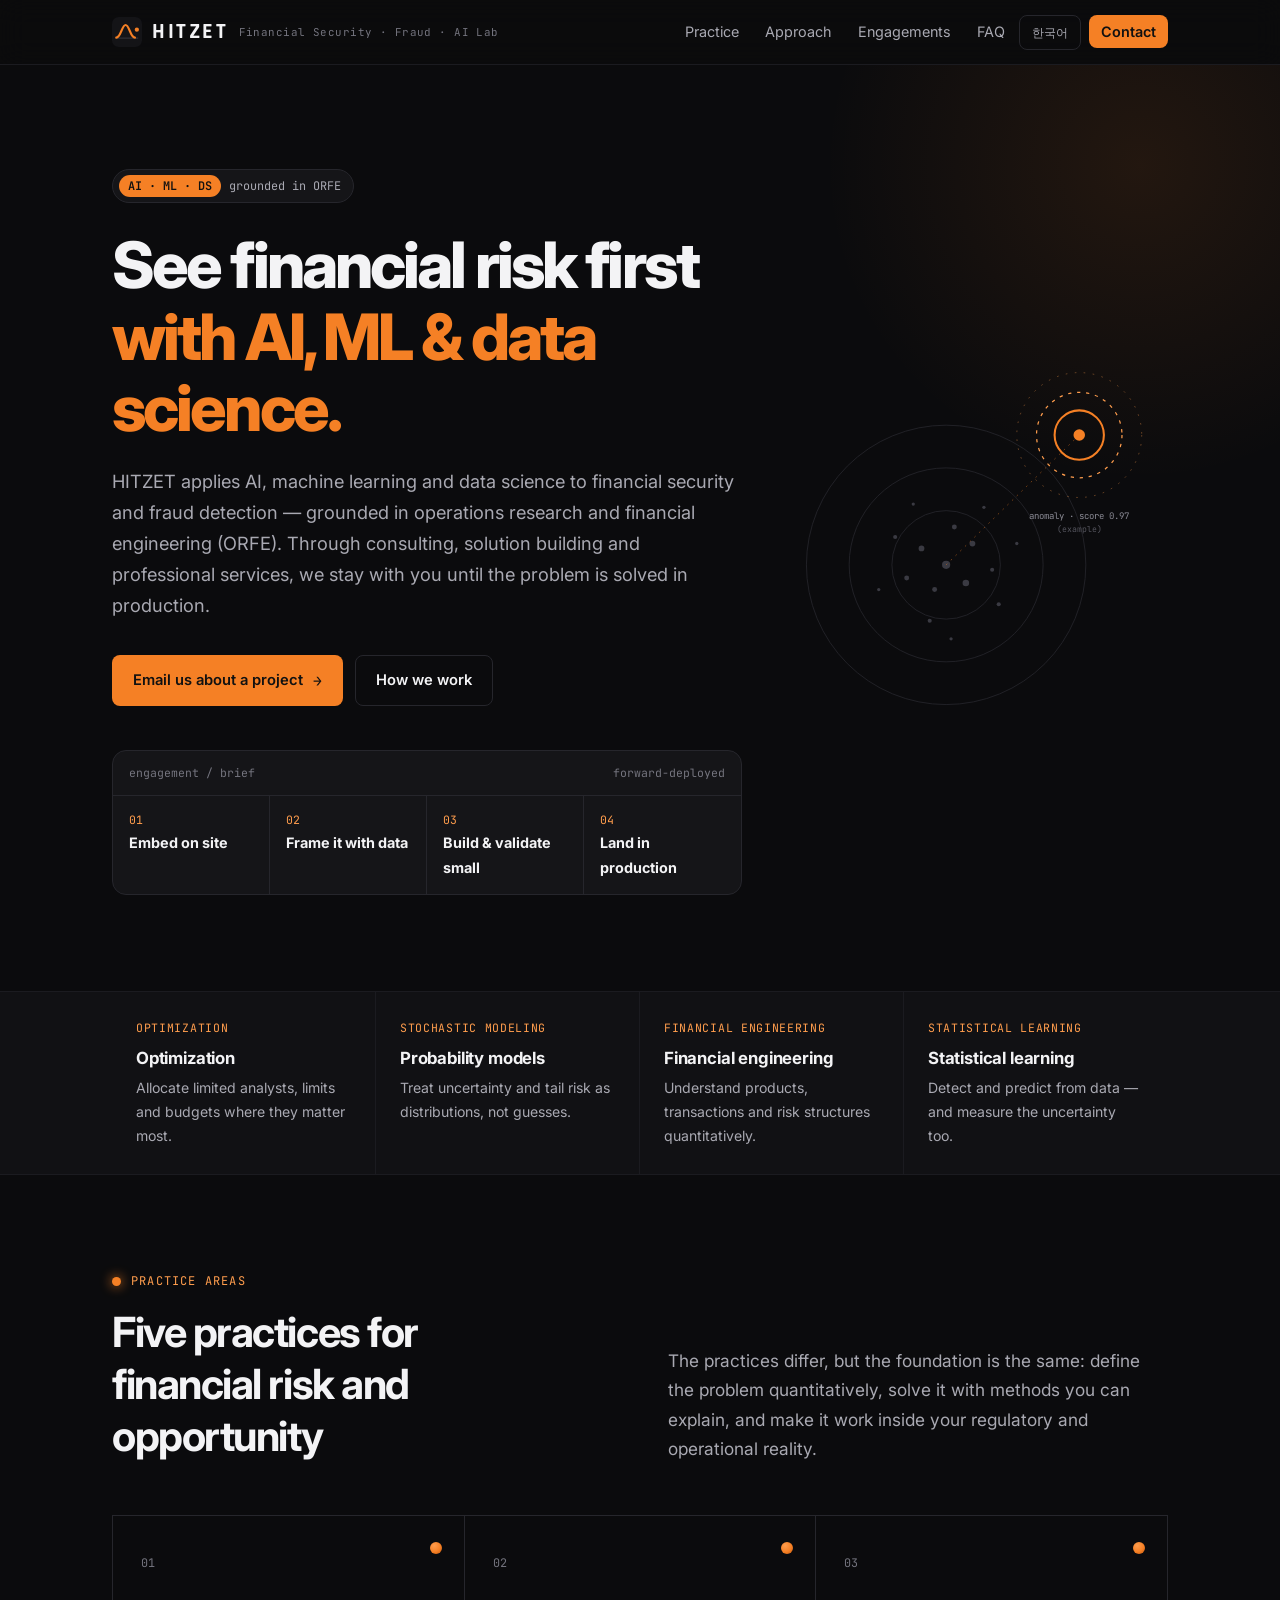
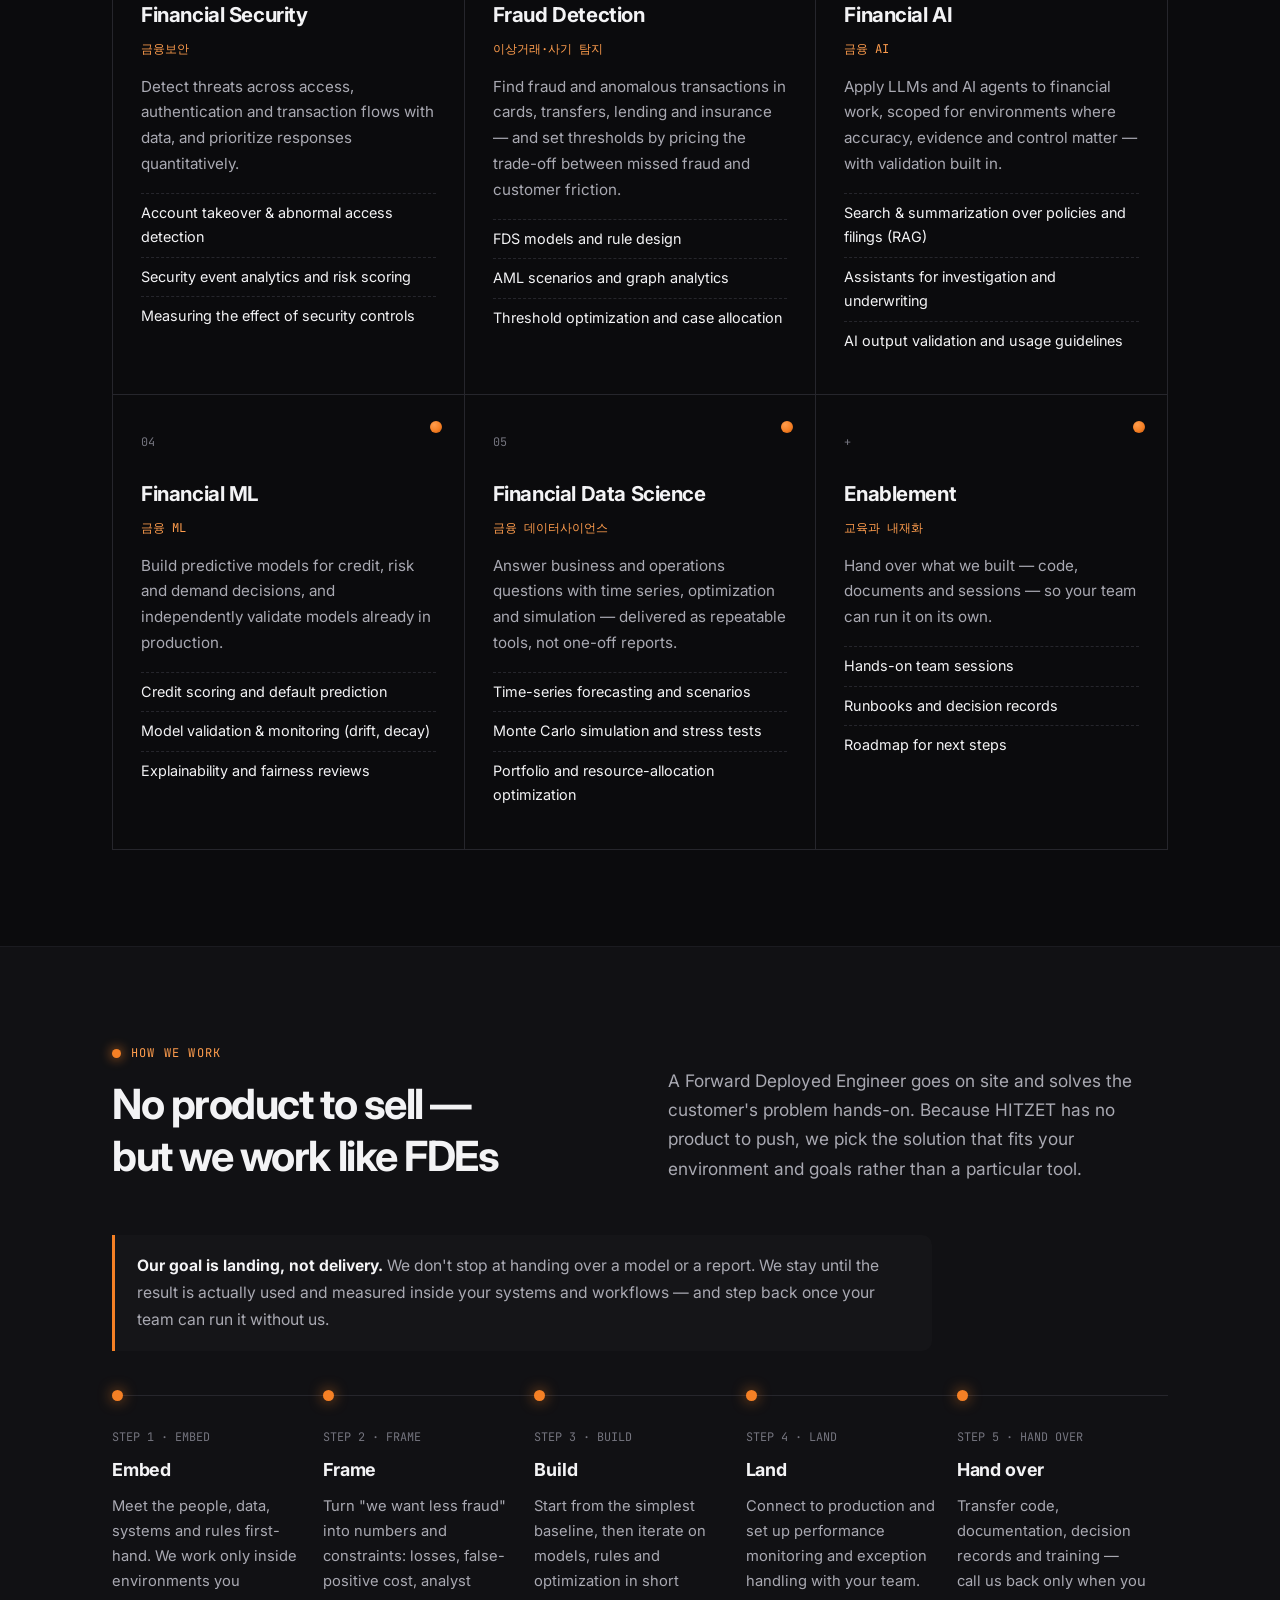
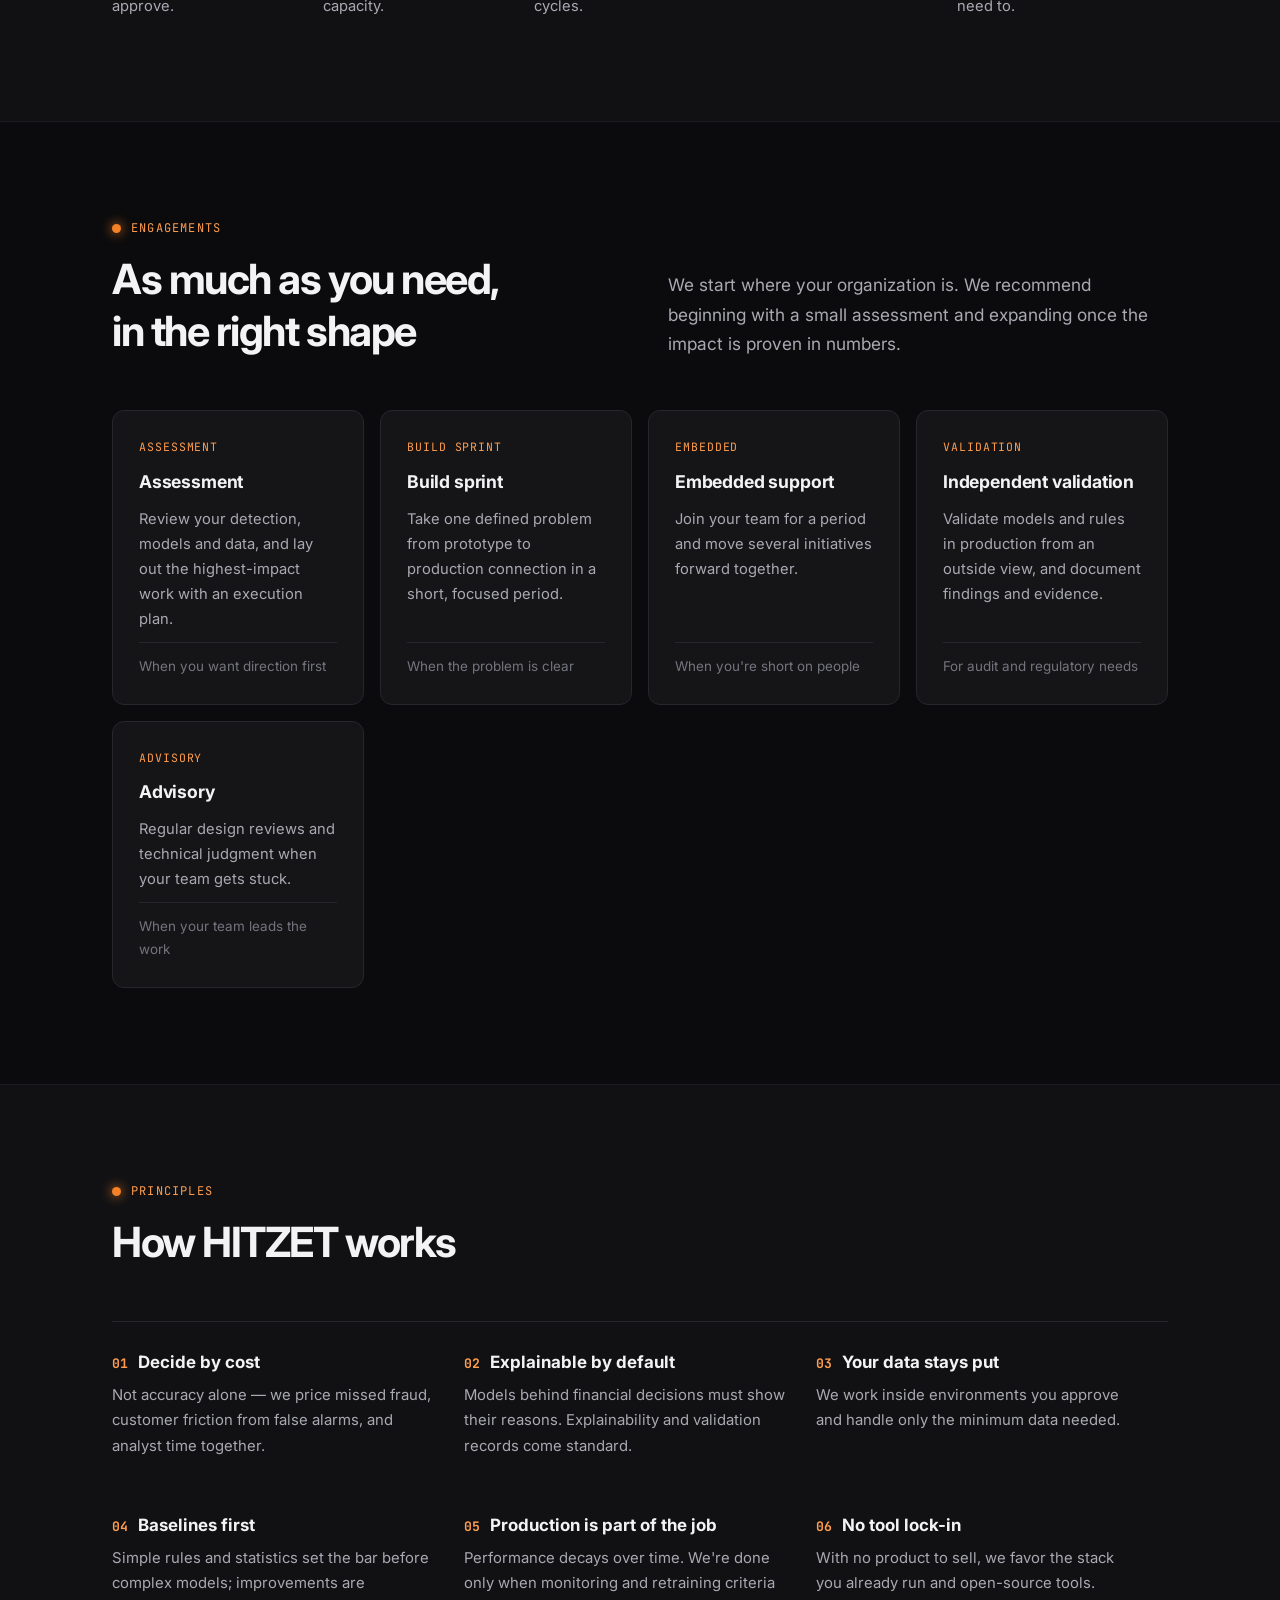
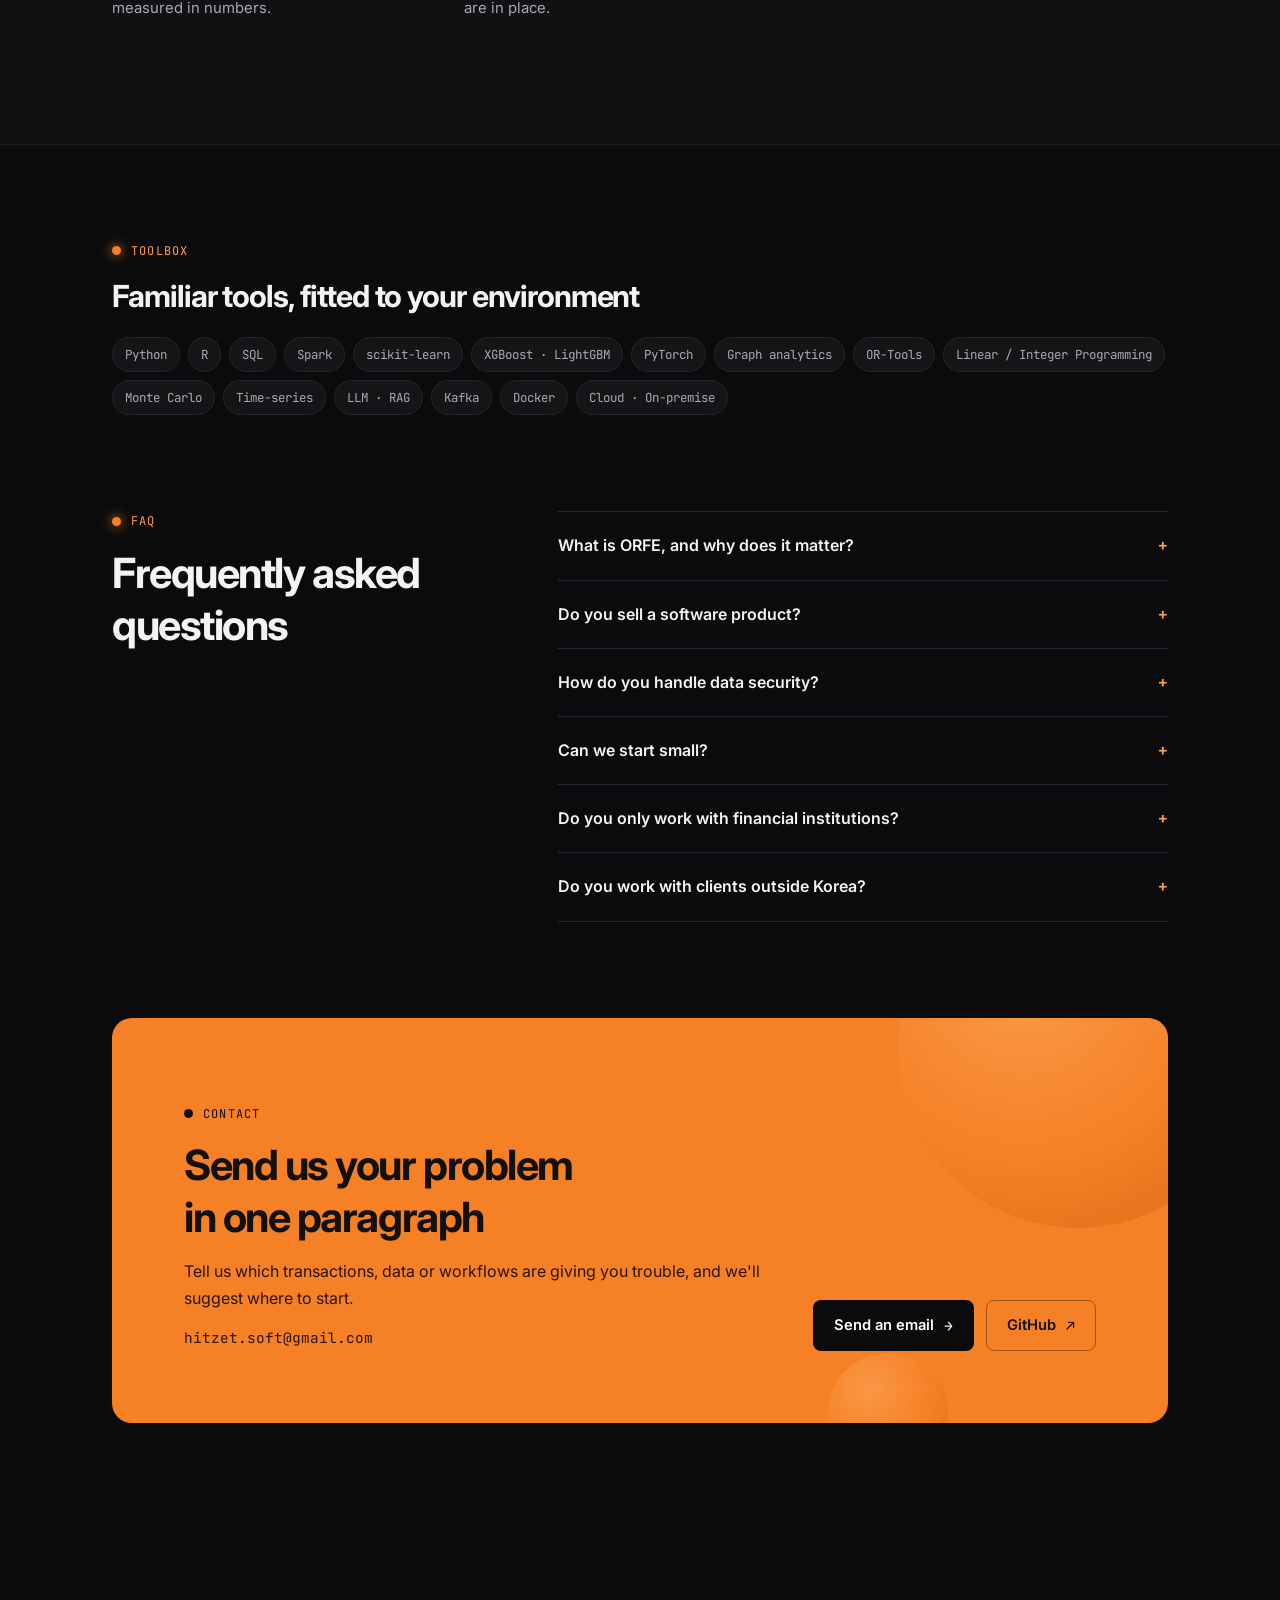
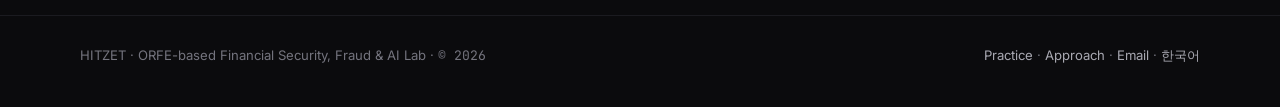
<file: en/index.html>
<!DOCTYPE html>
<html lang="en">
<head>
  <meta charset="UTF-8">
  <meta name="viewport" content="width=device-width, initial-scale=1.0">
  <title>HITZET — Financial Security · Fraud · Financial AI Lab</title>
  <meta name="description" content="HITZET offers ORFE-based consulting, solutions and professional services in financial security, fraud detection, financial AI/ML and financial data science.">
  <meta property="og:type" content="website">
  <meta property="og:site_name" content="HITZET">
  <meta property="og:title" content="HITZET — Financial Security · Fraud · Financial AI Lab">
  <meta property="og:description" content="We see financial risk first with AI, ML and data science — and stay with you from problem framing to production landing.">
  <meta property="og:url" content="https://hitzet.com/en/">
  <meta property="og:locale" content="en_US">
  <link rel="canonical" href="https://hitzet.com/en/">
  <link rel="alternate" hreflang="ko" href="https://hitzet.com/">
  <link rel="alternate" hreflang="en" href="https://hitzet.com/en/">
  <meta name="theme-color" content="#0b0b0d">
  <link rel="icon" href="/assets/mark.svg" type="image/svg+xml">
  <link rel="preconnect" href="https://fonts.googleapis.com">
  <link rel="preconnect" href="https://fonts.gstatic.com" crossorigin>
  <link href="https://fonts.googleapis.com/css2?family=Inter:wght@300;400;500;600;700;800&family=JetBrains+Mono:wght@400;500&family=Rajdhani:wght@600;700&display=swap" rel="stylesheet">
  <link rel="stylesheet" href="/assets/site.css">
  <!-- 영어판: 한국어판(/)과 같은 구성·같은 스타일. 단어 단위 줄바꿈이 자연스럽도록 keep-all 을 끈다 -->
  <style>body { word-break: normal; }</style>
</head>
<body>

<!-- ── Header ── -->
<header>
  <div class="wrap bar">
    <a class="logo" href="/en/" aria-label="HITZET home">
      <img src="/assets/mark.svg" alt="" width="30" height="30">
      <span class="logo-text">HITZET</span>
      <span class="logo-sub">Financial Security · Fraud · AI Lab</span>
    </a>
    <nav aria-label="Main menu">
      <ul>
        <li class="sec"><a href="#practice">Practice</a></li>
        <li class="sec"><a href="#approach">Approach</a></li>
        <li class="sec"><a href="#engagements">Engagements</a></li>
        <li class="sec"><a href="#faq">FAQ</a></li>
        <li><a class="lang" href="/" hreflang="ko" lang="ko">한국어</a></li>
        <li><a class="nav-cta" href="#contact">Contact</a></li>
      </ul>
    </nav>
  </div>
</header>

<main>

<!-- ── Hero ── -->
<section class="hero">
  <div class="hero-glow" aria-hidden="true"></div>
  <div class="wrap hero-grid">
    <div>
      <span class="badge"><b>AI · ML · DS</b> grounded in ORFE</span>
      <h1>See financial risk first<br><em>with AI, ML &amp; data science.</em></h1>
      <p class="lead">HITZET applies AI, machine learning and data science to financial security and fraud detection — grounded in operations research and financial engineering (ORFE). Through consulting, solution building and professional services, we stay with you until the problem is solved in production.</p>
      <div class="cta-row">
        <a class="btn btn-orange" href="mailto:hitzet.soft@gmail.com?subject=%5BHITZET%5D%20Project%20inquiry">Email us about a project <span class="arr">→</span></a>
        <a class="btn btn-line" href="#approach">How we work</a>
      </div>
      <!-- How an engagement runs -->
      <div class="brief" aria-label="How an engagement runs">
        <div class="brief-top"><span>engagement / brief</span><span>forward-deployed</span></div>
        <ol>
          <li><span class="n">01</span><b>Embed on site</b></li>
          <li><span class="n">02</span><b>Frame it with data</b></li>
          <li><span class="n">03</span><b>Build &amp; validate small</b></li>
          <li><span class="n">04</span><b>Land in production</b></li>
        </ol>
      </div>
    </div>

    <!-- Orange rings: marking the outlier outside the data distribution -->
    <svg class="bubbles" viewBox="0 0 460 460" role="img" aria-label="Anomaly detection illustration: an orange ring marks the one point outside the grey data distribution">
      <!-- 데이터 점(회색)들의 분포 위에서, 무리 밖으로 벗어난 하나를 오렌지 선으로 짚어 낸다 — 독자 일러스트 -->
      <g fill="none" stroke="#26262c">
        <circle cx="190" cy="270" r="170"/><circle cx="190" cy="270" r="118"/><circle cx="190" cy="270" r="66"/>
      </g>
      <g fill="#3a3a42">
        <circle cx="190" cy="270" r="5"/><circle cx="160" cy="250" r="3.5"/><circle cx="214" cy="292" r="4"/><circle cx="176" cy="300" r="3"/>
        <circle cx="222" cy="244" r="3.5"/><circle cx="142" cy="286" r="3"/><circle cx="200" cy="224" r="3"/><circle cx="246" cy="276" r="2.5"/>
        <circle cx="128" cy="236" r="2.5"/><circle cx="170" cy="338" r="2.5"/><circle cx="254" cy="318" r="2.5"/><circle cx="108" cy="300" r="2"/>
        <circle cx="236" cy="200" r="2"/><circle cx="150" cy="196" r="2"/><circle cx="276" cy="244" r="2"/><circle cx="196" cy="360" r="2"/>
      </g>
      <!-- 분포 중심에서 이상치까지의 거리 (점선) -->
      <line x1="190" y1="270" x2="352" y2="112" stroke="#f58025" stroke-width="1" stroke-dasharray="2 6" opacity=".55"/>
      <!-- 이상치: 오렌지 실선 원 + 바깥 점선 원 (점선은 천천히 돈다) -->
      <circle cx="352" cy="112" r="7" fill="#f58025"/>
      <circle cx="352" cy="112" r="30" fill="none" stroke="#f58025" stroke-width="2.5"/>
      <circle class="spin" cx="352" cy="112" r="52" fill="none" stroke="#ff9d4d" stroke-width="1.5" stroke-dasharray="4 7"/>
      <circle class="spin rev" cx="352" cy="112" r="76" fill="none" stroke="#ff9d4d" stroke-width="1" stroke-dasharray="2 9" opacity=".45"/>
      <text x="352" y="214" fill="#8a8a94" font-family="JetBrains Mono, monospace" font-size="11" text-anchor="middle">anomaly · score 0.97</text>
      <text x="352" y="230" fill="#55555e" font-family="JetBrains Mono, monospace" font-size="10" text-anchor="middle">(example)</text>
    </svg>
  </div>
</section>

<!-- ── ORFE band ── -->
<div class="band">
  <div class="wrap orfe-grid">
    <div><small>Optimization</small><b>Optimization</b><p>Allocate limited analysts, limits and budgets where they matter most.</p></div>
    <div><small>Stochastic Modeling</small><b>Probability models</b><p>Treat uncertainty and tail risk as distributions, not guesses.</p></div>
    <div><small>Financial Engineering</small><b>Financial engineering</b><p>Understand products, transactions and risk structures quantitatively.</p></div>
    <div><small>Statistical Learning</small><b>Statistical learning</b><p>Detect and predict from data — and measure the uncertainty too.</p></div>
  </div>
</div>

<!-- ── Practice areas ── -->
<section id="practice" class="fade">
  <div class="wrap">
    <div class="head">
      <div>
        <p class="label">Practice areas</p>
        <h2>Five practices for<br>financial risk and opportunity</h2>
      </div>
      <p class="lead">The practices differ, but the foundation is the same: define the problem quantitatively, solve it with methods you can explain, and make it work inside your regulatory and operational reality.</p>
    </div>
    <div class="practice">
      <article class="area">
        <span class="idx">01</span>
        <h3>Financial Security</h3>
        <span class="en">금융보안</span>
        <p>Detect threats across access, authentication and transaction flows with data, and prioritize responses quantitatively.</p>
        <ul><li>Account takeover &amp; abnormal access detection</li><li>Security event analytics and risk scoring</li><li>Measuring the effect of security controls</li></ul>
      </article>
      <article class="area">
        <span class="idx">02</span>
        <h3>Fraud Detection</h3>
        <span class="en">이상거래·사기 탐지</span>
        <p>Find fraud and anomalous transactions in cards, transfers, lending and insurance — and set thresholds by pricing the trade-off between missed fraud and customer friction.</p>
        <ul><li>FDS models and rule design</li><li>AML scenarios and graph analytics</li><li>Threshold optimization and case allocation</li></ul>
      </article>
      <article class="area">
        <span class="idx">03</span>
        <h3>Financial AI</h3>
        <span class="en">금융 AI</span>
        <p>Apply LLMs and AI agents to financial work, scoped for environments where accuracy, evidence and control matter — with validation built in.</p>
        <ul><li>Search &amp; summarization over policies and filings (RAG)</li><li>Assistants for investigation and underwriting</li><li>AI output validation and usage guidelines</li></ul>
      </article>
      <article class="area">
        <span class="idx">04</span>
        <h3>Financial ML</h3>
        <span class="en">금융 ML</span>
        <p>Build predictive models for credit, risk and demand decisions, and independently validate models already in production.</p>
        <ul><li>Credit scoring and default prediction</li><li>Model validation &amp; monitoring (drift, decay)</li><li>Explainability and fairness reviews</li></ul>
      </article>
      <article class="area">
        <span class="idx">05</span>
        <h3>Financial Data Science</h3>
        <span class="en">금융 데이터사이언스</span>
        <p>Answer business and operations questions with time series, optimization and simulation — delivered as repeatable tools, not one-off reports.</p>
        <ul><li>Time-series forecasting and scenarios</li><li>Monte Carlo simulation and stress tests</li><li>Portfolio and resource-allocation optimization</li></ul>
      </article>
      <article class="area">
        <span class="idx">+</span>
        <h3>Enablement</h3>
        <span class="en">교육과 내재화</span>
        <p>Hand over what we built — code, documents and sessions — so your team can run it on its own.</p>
        <ul><li>Hands-on team sessions</li><li>Runbooks and decision records</li><li>Roadmap for next steps</li></ul>
      </article>
    </div>
  </div>
</section>

<!-- ── Approach: like an FDE ── -->
<section id="approach" class="band fade">
  <div class="wrap">
    <div class="head">
      <div>
        <p class="label">How we work</p>
        <h2>No product to sell —<br>but we work like FDEs</h2>
      </div>
      <p class="lead">A Forward Deployed Engineer goes on site and solves the customer's problem hands-on. Because HITZET has no product to push, we pick the solution that fits your environment and goals rather than a particular tool.</p>
    </div>
    <p class="fde-note"><b>Our goal is landing, not delivery.</b> We don't stop at handing over a model or a report. We stay until the result is actually used and measured inside your systems and workflows — and step back once your team can run it without us.</p>
    <div class="flow">
      <div class="step"><span class="wk">STEP 1 · EMBED</span><h3>Embed</h3><p>Meet the people, data, systems and rules first-hand. We work only inside environments you approve.</p></div>
      <div class="step"><span class="wk">STEP 2 · FRAME</span><h3>Frame</h3><p>Turn "we want less fraud" into numbers and constraints: losses, false-positive cost, analyst capacity.</p></div>
      <div class="step"><span class="wk">STEP 3 · BUILD</span><h3>Build</h3><p>Start from the simplest baseline, then iterate on models, rules and optimization in short cycles.</p></div>
      <div class="step"><span class="wk">STEP 4 · LAND</span><h3>Land</h3><p>Connect to production and set up performance monitoring and exception handling with your team.</p></div>
      <div class="step"><span class="wk">STEP 5 · HAND OVER</span><h3>Hand over</h3><p>Transfer code, documentation, decision records and training — call us back only when you need to.</p></div>
    </div>
  </div>
</section>

<!-- ── Engagements ── -->
<section id="engagements" class="fade">
  <div class="wrap">
    <div class="head">
      <div>
        <p class="label">Engagements</p>
        <h2>As much as you need,<br>in the right shape</h2>
      </div>
      <p class="lead">We start where your organization is. We recommend beginning with a small assessment and expanding once the impact is proven in numbers.</p>
    </div>
    <div class="models">
      <article class="model"><span class="tag">Assessment</span><h3>Assessment</h3><p>Review your detection, models and data, and lay out the highest-impact work with an execution plan.</p><span class="for">When you want direction first</span></article>
      <article class="model"><span class="tag">Build sprint</span><h3>Build sprint</h3><p>Take one defined problem from prototype to production connection in a short, focused period.</p><span class="for">When the problem is clear</span></article>
      <article class="model"><span class="tag">Embedded</span><h3>Embedded support</h3><p>Join your team for a period and move several initiatives forward together.</p><span class="for">When you're short on people</span></article>
      <article class="model"><span class="tag">Validation</span><h3>Independent validation</h3><p>Validate models and rules in production from an outside view, and document findings and evidence.</p><span class="for">For audit and regulatory needs</span></article>
      <article class="model"><span class="tag">Advisory</span><h3>Advisory</h3><p>Regular design reviews and technical judgment when your team gets stuck.</p><span class="for">When your team leads the work</span></article>
    </div>
  </div>
</section>

<!-- ── Principles ── -->
<section id="principles" class="band fade">
  <div class="wrap">
    <div class="head">
      <div>
        <p class="label">Principles</p>
        <h2>How HITZET works</h2>
      </div>
    </div>
    <div class="principles">
      <div class="principle"><h3><span>01</span>Decide by cost</h3><p>Not accuracy alone — we price missed fraud, customer friction from false alarms, and analyst time together.</p></div>
      <div class="principle"><h3><span>02</span>Explainable by default</h3><p>Models behind financial decisions must show their reasons. Explainability and validation records come standard.</p></div>
      <div class="principle"><h3><span>03</span>Your data stays put</h3><p>We work inside environments you approve and handle only the minimum data needed.</p></div>
      <div class="principle"><h3><span>04</span>Baselines first</h3><p>Simple rules and statistics set the bar before complex models; improvements are measured in numbers.</p></div>
      <div class="principle"><h3><span>05</span>Production is part of the job</h3><p>Performance decays over time. We're done only when monitoring and retraining criteria are in place.</p></div>
      <div class="principle"><h3><span>06</span>No tool lock-in</h3><p>With no product to sell, we favor the stack you already run and open-source tools.</p></div>
    </div>
  </div>
</section>

<!-- ── Toolbox ── -->
<section id="stack" class="fade" style="padding-bottom:0">
  <div class="wrap">
    <p class="label">Toolbox</p>
    <h2 style="font-size:clamp(1.4rem,2.6vw,1.9rem)">Familiar tools, fitted to your environment</h2>
    <div class="stack">
      <span>Python</span><span>R</span><span>SQL</span><span>Spark</span><span>scikit-learn</span><span>XGBoost · LightGBM</span><span>PyTorch</span><span>Graph analytics</span><span>OR-Tools</span><span>Linear / Integer Programming</span><span>Monte Carlo</span><span>Time-series</span><span>LLM · RAG</span><span>Kafka</span><span>Docker</span><span>Cloud · On-premise</span>
    </div>
  </div>
</section>

<!-- ── FAQ ── -->
<section id="faq" class="fade">
  <div class="wrap faq-grid">
    <div>
      <p class="label">FAQ</p>
      <h2>Frequently asked questions</h2>
    </div>
    <div class="faq">
      <details>
        <summary>What is ORFE, and why does it matter?</summary>
        <p>ORFE stands for Operations Research and Financial Engineering. Because it combines optimization, probability models and statistical learning, we can solve not only "how much fraud can we catch?" but also "with limited analysts, which cases should we look at first?" — in one coherent approach.</p>
      </details>
      <details>
        <summary>Do you sell a software product?</summary>
        <p>No. That's why we never push a particular product. We build the models, rules and tools you need on top of the systems and open-source software you already use, and ownership and operation stay with you.</p>
      </details>
      <details>
        <summary>How do you handle data security?</summary>
        <p>We work only inside environments you approve — your internal network or approved cloud. Personal data is kept to a minimum and pseudonymized, and we follow your security policies and agreements.</p>
      </details>
      <details>
        <summary>Can we start small?</summary>
        <p>Yes. We recommend a short assessment or a single build sprint first, then expanding once the impact is confirmed in numbers.</p>
      </details>
      <details>
        <summary>Do you only work with financial institutions?</summary>
        <p>No. Payments, commerce, fintech and platforms — any service where money and transactions flow — can use the same fraud detection and risk modeling methods.</p>
      </details>
      <details>
        <summary>Do you work with clients outside Korea?</summary>
        <p>Yes. We are based in Korea and work in Korean and English. Remote engagements are possible; on-site work depends on scope and location.</p>
      </details>
    </div>
  </div>
</section>

<!-- ── Contact ── -->
<section id="contact" style="padding-top:0">
  <div class="wrap">
    <div class="contact">
      <div>
        <p class="label">Contact</p>
        <h2>Send us your problem<br>in one paragraph</h2>
        <p>Tell us which transactions, data or workflows are giving you trouble, and we'll suggest where to start.</p>
        <p class="mail">hitzet.soft@gmail.com</p>
      </div>
      <div class="actions">
        <a class="btn btn-black" href="mailto:hitzet.soft@gmail.com?subject=%5BHITZET%5D%20Project%20inquiry">Send an email <span class="arr">→</span></a>
        <a class="btn btn-line" href="https://github.com/hitzet" target="_blank" rel="noopener noreferrer">GitHub <span class="arr">↗</span></a>
      </div>
    </div>
  </div>
</section>

</main>

<!-- ── Footer ── -->
<footer>
  <div class="wrap foot">
    <span>HITZET · ORFE-based Financial Security, Fraud &amp; AI Lab · <span class="mono">&copy; <span id="year">2026</span></span></span>
    <span><a href="#practice">Practice</a> · <a href="#approach">Approach</a> · <a href="mailto:hitzet.soft@gmail.com">Email</a> · <a href="/" hreflang="ko">한국어</a></span>
  </div>
</footer>

<script>
  // Keep the copyright year current
  document.getElementById('year').textContent = new Date().getFullYear();
  // Fade sections in as they enter the viewport (show immediately without IntersectionObserver)
  const fades = document.querySelectorAll('.fade');
  if ('IntersectionObserver' in window) {
    const io = new IntersectionObserver(es => es.forEach(e => { if (e.isIntersecting) { e.target.classList.add('on'); io.unobserve(e.target); } }), { threshold: .08 });
    fades.forEach(el => io.observe(el));
  } else { fades.forEach(el => el.classList.add('on')); }
</script>
</body>
</html>
</file>
<file: assets/site.css>
/* ── HITZET 공통 스타일 (한국어 index.html / 영어 en/index.html 이 함께 쓴다) ──
   검은 바탕 + 오렌지 포인트. 오렌지 버블(원) 모티프로 "분포와 이상치"를 표현한다.
   숫자·라벨은 고정폭(mono)으로 써서 계량·엔지니어링 느낌을 준다. */
*, *::before, *::after { margin: 0; padding: 0; box-sizing: border-box; }

:root {
  --bg: #0b0b0d;
  --bg-2: #111114;
  --surface: #151518;
  --line: #26262c;
  --line-soft: #1b1b20;
  --text: #f3f3f5;
  --text-2: #a9a9b2;
  --text-3: #74747e;
  --orange: #f58025;        /* 브랜드 오렌지 */
  --orange-hi: #ff9d4d;     /* 밝은 오렌지 (어두운 바탕 위 글자) */
  --orange-deep: #c2560c;
  --max: 1120px;
  --font: "Inter", "Pretendard Variable", Pretendard, -apple-system, BlinkMacSystemFont, "Apple SD Gothic Neo", "Malgun Gothic", sans-serif;
  --mono: "JetBrains Mono", ui-monospace, Consolas, monospace;
  color-scheme: dark;
}

html { scroll-behavior: smooth; -webkit-text-size-adjust: 100%; }
body { font-family: var(--font); background: var(--bg); color: var(--text); line-height: 1.7; word-break: keep-all; overflow-wrap: anywhere; }
a { color: inherit; }
::selection { background: var(--orange); color: #111; }
.wrap { max-width: var(--max); margin: 0 auto; padding: 0 24px; }
@media (min-width: 768px) { .wrap { padding: 0 32px; } }

/* ── 헤더 ── */
header { position: sticky; top: 0; z-index: 10; background: rgba(11,11,13,.82); backdrop-filter: blur(14px) saturate(1.4); border-bottom: 1px solid var(--line-soft); }
.bar { display: flex; align-items: center; justify-content: space-between; gap: 16px; min-height: 64px; flex-wrap: wrap; }
.logo { display: flex; align-items: center; gap: 10px; text-decoration: none; }
.logo img { width: 30px; height: 30px; }
.logo-text { font-family: "Rajdhani", sans-serif; font-weight: 700; font-size: 1.35rem; letter-spacing: .12em; }
.logo-sub { font-family: var(--mono); font-size: .68rem; color: var(--text-3); letter-spacing: .04em; display: none; }
@media (min-width: 980px) { .logo-sub { display: inline; } }
nav ul { display: flex; gap: 2px; list-style: none; flex-wrap: wrap; align-items: center; }
nav a { text-decoration: none; font-size: .9rem; color: var(--text-2); padding: 8px 12px; border-radius: 8px; }
nav a:hover { color: var(--text); background: var(--surface); }
nav .lang { font-family: var(--mono); font-size: .78rem; border: 1px solid var(--line); }
nav .nav-cta { color: #111; background: var(--orange); margin-left: 6px; font-weight: 600; }
nav .nav-cta:hover { color: #111; background: var(--orange-hi); }
/* 좁은 화면: 언어 전환과 문의만 남긴다 */
@media (max-width: 760px) { nav li.sec { display: none; } }

/* ── 공통 섹션 ── */
section { padding: 96px 0; position: relative; }
@media (max-width: 640px) { section { padding: 68px 0; } }
.label { font-family: var(--mono); font-size: .75rem; letter-spacing: .1em; text-transform: uppercase; color: var(--orange-hi); margin-bottom: 16px; display: flex; align-items: center; gap: 10px; }
.label::before { content: ""; width: 9px; height: 9px; border-radius: 50%; background: var(--orange); box-shadow: 0 0 12px var(--orange); }
h2 { font-size: clamp(1.8rem, 3.6vw, 2.6rem); line-height: 1.25; letter-spacing: -.035em; font-weight: 700; }
.lead { color: var(--text-2); font-size: 1.08rem; max-width: 62ch; margin-top: 16px; }
.head { display: grid; gap: 0 56px; grid-template-columns: minmax(0, 1fr); margin-bottom: 52px; }
@media (min-width: 960px) { .head { grid-template-columns: minmax(0, 1fr) minmax(0, 1fr); align-items: end; } .head .lead { margin-top: 0; } }
.head > * { min-width: 0; }
.band { background: var(--bg-2); border-top: 1px solid var(--line-soft); border-bottom: 1px solid var(--line-soft); }

/* ── 히어로 ── */
.hero { padding: 104px 0 96px; overflow: hidden; }
/* 오렌지 버블 그림 (오른쪽) */
.bubbles { width: 100%; max-width: 460px; justify-self: end; }
@media (max-width: 999px) { .bubbles { justify-self: start; max-width: 340px; } }
/* 이상치를 감싼 점선 링이 천천히 돈다 (바깥 링은 반대 방향) */
.bubbles .spin { animation: spin 40s linear infinite; transform-origin: center; transform-box: fill-box; }
.bubbles .spin.rev { animation-duration: 70s; animation-direction: reverse; }
@keyframes spin { to { transform: rotate(360deg); } }
/* 배경 오렌지 빛은 아주 옅게만 — 선 위주의 절제된 화면을 위해 */
.hero-glow { position: absolute; width: 720px; height: 720px; right: -220px; top: -260px; border-radius: 50%; pointer-events: none; background: radial-gradient(circle, rgba(245,128,37,.10), transparent 62%); }
.hero-grid { position: relative; display: grid; gap: 48px; grid-template-columns: minmax(0, 1fr); align-items: center; }
@media (min-width: 1000px) { .hero-grid { grid-template-columns: minmax(0, 1.25fr) minmax(0, .75fr); } }
.hero-grid > * { min-width: 0; }
.badge { display: inline-flex; align-items: center; gap: 8px; font-family: var(--mono); font-size: .74rem; color: var(--text-2); border: 1px solid var(--line); border-radius: 999px; padding: 5px 12px 5px 6px; background: var(--surface); margin-bottom: 26px; }
.badge b { background: var(--orange); color: #111; font-weight: 600; border-radius: 999px; padding: 1px 9px; }
.hero h1 { font-size: clamp(2.4rem, 5.4vw, 4rem); line-height: 1.12; letter-spacing: -.045em; font-weight: 800; }
.hero h1 em { font-style: normal; color: var(--orange); }
.hero .lead { font-size: 1.14rem; margin-top: 22px; }
.cta-row { display: flex; flex-wrap: wrap; gap: 12px; margin-top: 34px; }
.btn { display: inline-flex; align-items: center; gap: 10px; text-decoration: none; font-weight: 600; font-size: .92rem; border-radius: 8px; padding: 12px 20px; border: 1px solid transparent; transition: background .15s, border-color .15s; }
.btn-orange { background: var(--orange); color: #111; }
.btn-orange:hover { background: var(--orange-hi); }
.btn-line { border-color: var(--line); color: var(--text); }
.btn-line:hover { border-color: var(--text-3); }
.arr { font-family: var(--mono); }

/* ── 의뢰 흐름 카드 ── */
.brief { border: 1px solid var(--line); border-radius: 14px; background: var(--surface); overflow: hidden; margin-top: 44px; max-width: 640px; }
.brief-top { display: flex; justify-content: space-between; font-family: var(--mono); font-size: .72rem; color: var(--text-3); padding: 12px 16px; border-bottom: 1px solid var(--line); }
.brief ol { list-style: none; display: grid; grid-template-columns: repeat(auto-fit, minmax(min(140px, 100%), 1fr)); }
.brief li { padding: 14px 16px; border-right: 1px solid var(--line); }
.brief li:last-child { border-right: 0; }
@media (max-width: 600px) { .brief li { border-right: 0; border-bottom: 1px dashed var(--line); } }
.brief .n { font-family: var(--mono); font-size: .72rem; color: var(--orange-hi); display: block; }
.brief b { font-size: .9rem; display: block; margin-top: 2px; }

/* ── ORFE 띠 ── */
.orfe-grid { display: grid; grid-template-columns: repeat(auto-fit, minmax(min(220px, 100%), 1fr)); }
.orfe-grid div { padding: 26px 24px; border-right: 1px solid var(--line-soft); }
.orfe-grid div:last-child { border-right: 0; }
@media (max-width: 900px) { .orfe-grid div { border-right: 0; border-bottom: 1px solid var(--line-soft); } .orfe-grid div:last-child { border-bottom: 0; } }
.orfe-grid small { display: block; font-family: var(--mono); font-size: .72rem; color: var(--orange-hi); letter-spacing: .06em; text-transform: uppercase; }
.orfe-grid b { display: block; font-size: 1.05rem; margin: 6px 0 4px; letter-spacing: -.01em; }
.orfe-grid p { font-size: .88rem; color: var(--text-2); }

/* ── 전문 분야 (격자선 카드) ── */
.practice { display: grid; grid-template-columns: repeat(auto-fit, minmax(min(320px, 100%), 1fr)); border-top: 1px solid var(--line); border-left: 1px solid var(--line); }
.area { padding: 32px 28px 34px; border-right: 1px solid var(--line); border-bottom: 1px solid var(--line); position: relative; overflow: hidden; transition: background .2s; }
.area:hover { background: var(--surface); }
/* 카드 모서리의 작은 오렌지 버블 — 마우스를 올리면 커진다 */
.area::after { content: ""; position: absolute; right: 22px; top: 26px; width: 12px; height: 12px; border-radius: 50%; background: radial-gradient(circle at 35% 30%, var(--orange-hi), var(--orange) 55%, var(--orange-deep)); transition: transform .3s ease; }
.area:hover::after { transform: scale(1.8); }
.area .idx { font-family: var(--mono); font-size: .74rem; color: var(--text-3); }
.area h3 { font-size: 1.28rem; letter-spacing: -.02em; margin: 22px 0 2px; }
.area .en { font-family: var(--mono); font-size: .76rem; color: var(--orange-hi); }
.area p { color: var(--text-2); font-size: .95rem; margin-top: 12px; }
.area ul { list-style: none; margin-top: 16px; }
.area li { font-size: .9rem; padding: 7px 0; border-top: 1px dashed var(--line); }

/* ── FDE 방식 ── */
.fde-note { border-left: 3px solid var(--orange); background: var(--surface); padding: 18px 22px; border-radius: 0 10px 10px 0; color: var(--text-2); font-size: .98rem; max-width: 820px; margin-bottom: 44px; }
.fde-note b { color: var(--text); }
.flow { display: grid; grid-template-columns: repeat(auto-fit, minmax(min(200px, 100%), 1fr)); border-top: 1px solid var(--line); }
.step { padding: 26px 22px 6px 0; position: relative; }
.step::before { content: ""; position: absolute; top: -6px; left: 0; width: 11px; height: 11px; border-radius: 50%; background: var(--orange); box-shadow: 0 0 14px rgba(245,128,37,.7); }
.step .wk { font-family: var(--mono); font-size: .74rem; color: var(--text-3); }
.step h3 { font-size: 1.12rem; margin: 6px 0 8px; letter-spacing: -.01em; }
.step p { font-size: .92rem; color: var(--text-2); }

/* ── 협업 형태 ── */
.models { display: grid; gap: 16px; grid-template-columns: repeat(auto-fit, minmax(min(250px, 100%), 1fr)); }
.model { border: 1px solid var(--line); border-radius: 12px; padding: 26px; background: var(--surface); display: flex; flex-direction: column; gap: 10px; transition: border-color .2s; }
.model:hover { border-color: var(--orange-deep); }
.model .tag { font-family: var(--mono); font-size: .72rem; color: var(--orange-hi); text-transform: uppercase; letter-spacing: .08em; }
.model h3 { font-size: 1.1rem; letter-spacing: -.01em; }
.model p { font-size: .92rem; color: var(--text-2); }
.model .for { margin-top: auto; padding-top: 12px; border-top: 1px solid var(--line); font-size: .84rem; color: var(--text-3); }

/* ── 원칙 ── */
.principles { display: grid; grid-template-columns: repeat(auto-fit, minmax(min(300px, 100%), 1fr)); border-top: 1px solid var(--line); }
.principle { padding: 26px 28px 26px 0; }
.principle h3 { font-size: 1.06rem; margin-bottom: 6px; }
.principle h3 span { font-family: var(--mono); color: var(--orange-hi); font-size: .82rem; margin-right: 10px; }
.principle p { font-size: .93rem; color: var(--text-2); }

/* ── 도구 ── */
.stack { display: flex; flex-wrap: wrap; gap: 8px; margin-top: 22px; }
.stack span { font-family: var(--mono); font-size: .78rem; color: var(--text-2); border: 1px solid var(--line); border-radius: 999px; padding: 6px 12px; background: var(--surface); }

/* ── FAQ ── */
.faq { border-top: 1px solid var(--line); }
.faq details { border-bottom: 1px solid var(--line); padding: 20px 0; }
.faq summary { cursor: pointer; font-weight: 600; list-style: none; display: flex; justify-content: space-between; gap: 16px; }
.faq summary::-webkit-details-marker { display: none; }
.faq summary::after { content: "+"; font-family: var(--mono); color: var(--orange-hi); }
.faq details[open] summary::after { content: "−"; }
.faq p { color: var(--text-2); margin-top: 10px; font-size: .96rem; max-width: 78ch; }
.faq-grid { display: grid; gap: 40px; grid-template-columns: minmax(0, 1fr); }
@media (min-width: 960px) { .faq-grid { grid-template-columns: minmax(0, .8fr) minmax(0, 1.2fr); } }
.faq-grid > * { min-width: 0; }

/* ── 문의 (오렌지 패널 + 버블) ── */
.contact { position: relative; overflow: hidden; background: var(--orange); color: #111; border-radius: 20px; padding: clamp(36px, 6vw, 72px); display: grid; gap: 28px; grid-template-columns: minmax(0, 1fr); align-items: end; }
@media (min-width: 900px) { .contact { grid-template-columns: minmax(0, 1fr) auto; } }
.contact > * { min-width: 0; position: relative; }
.contact::before, .contact::after { content: ""; position: absolute; border-radius: 50%; pointer-events: none; }
.contact::before { width: 360px; height: 360px; right: -90px; top: -150px; background: radial-gradient(circle at 35% 30%, #ffb066, #f58025 55%, #c2560c); opacity: .55; }
.contact::after { width: 120px; height: 120px; right: 220px; bottom: -50px; background: radial-gradient(circle at 35% 30%, #ffb066, #f58025 55%, #c2560c); opacity: .5; }
.contact .label { color: #111; }
.contact .label::before { background: #111; box-shadow: none; }
.contact p { color: #2a1505; margin-top: 14px; max-width: 58ch; }
.contact .actions { display: flex; flex-wrap: wrap; gap: 12px; }
.btn-black { background: #0b0b0d; color: #fff; }
.btn-black:hover { background: #2a2a30; }
.contact .btn-line { border-color: rgba(0,0,0,.35); color: #111; }
.mail { font-family: var(--mono); font-size: .9rem; margin-top: 10px; color: #2a1505; }

/* ── 푸터 ── */
footer { border-top: 1px solid var(--line-soft); margin-top: 96px; }
.foot { display: flex; flex-wrap: wrap; justify-content: space-between; gap: 16px; padding: 28px 0 40px; font-size: .82rem; color: var(--text-3); }
.foot a { text-decoration: none; color: var(--text-2); }
.foot a:hover { color: var(--orange-hi); }
.mono { font-family: var(--mono); }

/* 스크롤하면 부드럽게 나타나기 (움직임 줄이기 설정이면 끔) */
.fade { opacity: 0; transform: translateY(16px); transition: opacity .6s ease, transform .6s ease; }
.fade.on { opacity: 1; transform: none; }
@media (prefers-reduced-motion: reduce) {
  .fade { opacity: 1; transform: none; transition: none; }
  .bubbles .spin { animation: none; }
  html { scroll-behavior: auto; }
}
</file>
